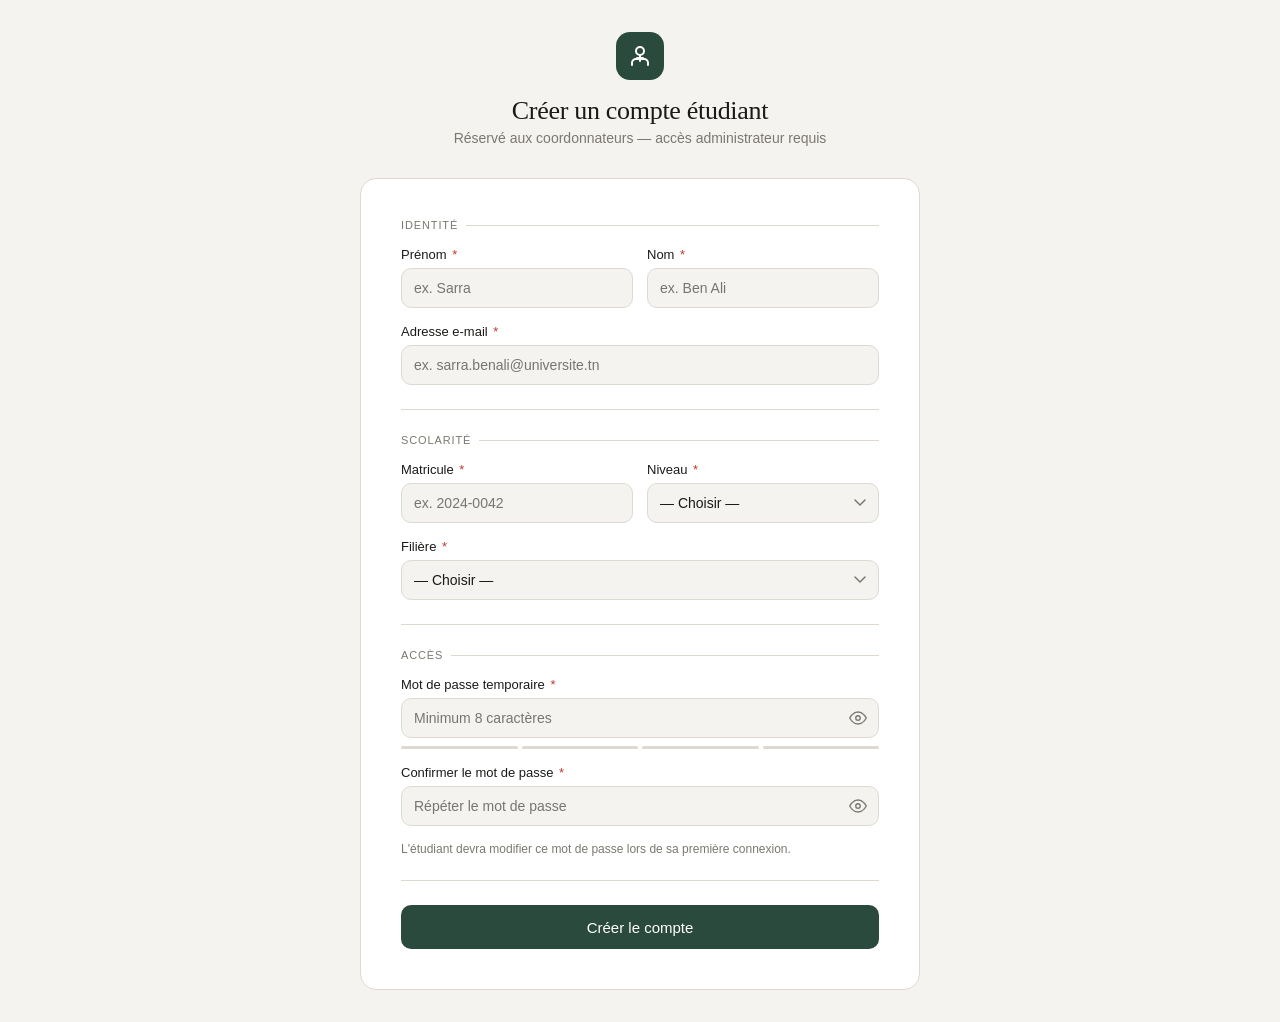
<file: back-end/index.html>
<!DOCTYPE html>
<html lang="fr">
  <head>
    <meta charset="UTF-8" />
    <meta name="viewport" content="width=device-width, initial-scale=1.0" />
    <title>Créer un compte étudiant</title>
    <link href="" rel="stylesheet" />
    <style>
      *,
      *::before,
      *::after {
        box-sizing: border-box;
        margin: 0;
        padding: 0;
      }

      :root {
        --bg: #f5f3ef;
        --surface: #ffffff;
        --border: #ddd9d0;
        --accent: #2a4a3e;
        --accent-light: #e8f0ee;
        --text: #1a1a18;
        --text-muted: #7a7870;
        --danger: #c0392b;
        --danger-light: #fdf0ef;
        --success-light: #e8f0ee;
        --radius: 10px;
        --transition: 0.18s ease;
      }

      body {
        font-family: "DM Sans", sans-serif;
        background: var(--bg);
        min-height: 100vh;
        display: flex;
        align-items: center;
        justify-content: center;
        padding: 2rem 1rem;
      }

      .page-wrapper {
        width: 100%;
        max-width: 560px;
      }

      .brand {
        text-align: center;
        margin-bottom: 2rem;
      }
      .brand-icon {
        width: 48px;
        height: 48px;
        background: var(--accent);
        border-radius: 14px;
        display: inline-flex;
        align-items: center;
        justify-content: center;
        margin-bottom: 1rem;
      }
      .brand-icon svg {
        width: 24px;
        height: 24px;
        fill: none;
        stroke: #fff;
        stroke-width: 2;
        stroke-linecap: round;
        stroke-linejoin: round;
      }
      .brand h1 {
        font-family: "DM Serif Display", serif;
        font-size: 26px;
        font-weight: 400;
        color: var(--text);
        letter-spacing: -0.3px;
      }
      .brand p {
        font-size: 14px;
        color: var(--text-muted);
        margin-top: 4px;
      }

      .card {
        background: var(--surface);
        border: 1px solid var(--border);
        border-radius: 16px;
        padding: 2.5rem;
      }

      .section-label {
        font-size: 11px;
        font-weight: 500;
        letter-spacing: 0.08em;
        text-transform: uppercase;
        color: var(--text-muted);
        margin-bottom: 1rem;
        display: flex;
        align-items: center;
        gap: 8px;
      }
      .section-label::after {
        content: "";
        flex: 1;
        height: 1px;
        background: var(--border);
      }

      .form-row {
        display: grid;
        grid-template-columns: 1fr 1fr;
        gap: 14px;
      }
      .form-group {
        margin-bottom: 16px;
      }

      label {
        display: block;
        font-size: 13px;
        font-weight: 500;
        color: var(--text);
        margin-bottom: 6px;
      }
      label span.req {
        color: var(--danger);
        margin-left: 2px;
      }

      input[type="text"],
      input[type="email"],
      input[type="password"],
      select {
        width: 100%;
        height: 40px;
        padding: 0 12px;
        font-size: 14px;
        font-family: "DM Sans", sans-serif;
        color: var(--text);
        background: var(--bg);
        border: 1px solid var(--border);
        border-radius: var(--radius);
        outline: none;
        transition: border-color var(--transition), background var(--transition),
          box-shadow var(--transition);
        appearance: none;
        -webkit-appearance: none;
      }
      select {
        background-image: url("data:image/svg+xml,%3Csvg xmlns='http://www.w3.org/2000/svg' width='12' height='8' viewBox='0 0 12 8'%3E%3Cpath d='M1 1l5 5 5-5' stroke='%237a7870' stroke-width='1.5' fill='none' stroke-linecap='round'/%3E%3C/svg%3E");
        background-repeat: no-repeat;
        background-position: right 12px center;
        padding-right: 32px;
      }
      input:focus,
      select:focus {
        border-color: var(--accent);
        background: #fff;
        box-shadow: 0 0 0 3px rgba(42, 74, 62, 0.1);
      }
      input.error-field,
      select.error-field {
        border-color: var(--danger);
        background: var(--danger-light);
      }
      input.error-field:focus,
      select.error-field:focus {
        box-shadow: 0 0 0 3px rgba(192, 57, 43, 0.1);
      }

      .error-msg {
        font-size: 12px;
        color: var(--danger);
        margin-top: 5px;
        display: none;
      }
      .error-msg.visible {
        display: block;
        animation: fadeIn 0.15s ease;
      }

      .divider {
        border: none;
        border-top: 1px solid var(--border);
        margin: 1.5rem 0;
      }

      .password-wrapper {
        position: relative;
      }
      .password-wrapper input {
        padding-right: 44px;
      }
      .toggle-pw {
        position: absolute;
        right: 12px;
        top: 50%;
        transform: translateY(-50%);
        background: none;
        border: none;
        cursor: pointer;
        color: var(--text-muted);
        display: flex;
        align-items: center;
        transition: color var(--transition);
      }
      .toggle-pw:hover {
        color: var(--text);
      }
      .toggle-pw svg {
        width: 18px;
        height: 18px;
        fill: none;
        stroke: currentColor;
        stroke-width: 1.8;
        stroke-linecap: round;
        stroke-linejoin: round;
      }

      .strength-bar {
        display: flex;
        gap: 4px;
        margin-top: 8px;
      }
      .strength-bar span {
        flex: 1;
        height: 3px;
        border-radius: 2px;
        background: var(--border);
        transition: background 0.3s ease;
      }
      .strength-bar span.weak {
        background: #e74c3c;
      }
      .strength-bar span.fair {
        background: #e67e22;
      }
      .strength-bar span.good {
        background: #27ae60;
      }
      .strength-bar span.strong {
        background: var(--accent);
      }
      .strength-label {
        font-size: 12px;
        color: var(--text-muted);
        margin-top: 4px;
      }
      .hint {
        font-size: 12px;
        color: var(--text-muted);
        margin-top: 5px;
      }

      .btn-submit {
        width: 100%;
        height: 44px;
        background: var(--accent);
        color: #fff;
        border: none;
        border-radius: var(--radius);
        font-size: 15px;
        font-family: "DM Sans", sans-serif;
        font-weight: 500;
        cursor: pointer;
        transition: background var(--transition), transform var(--transition);
        position: relative;
        overflow: hidden;
      }
      .btn-submit:hover {
        background: #1e3a2f;
      }
      .btn-submit:active {
        transform: scale(0.99);
      }
      .btn-submit.loading {
        pointer-events: none;
        background: #3d6b5c;
      }
      .btn-submit.loading::after {
        content: "";
        position: absolute;
        width: 18px;
        height: 18px;
        border: 2px solid rgba(255, 255, 255, 0.4);
        border-top-color: #fff;
        border-radius: 50%;
        top: 50%;
        left: 50%;
        transform: translate(-50%, -50%);
        animation: spin 0.6s linear infinite;
      }

      .alert {
        border-radius: var(--radius);
        padding: 14px 16px;
        margin-top: 16px;
        font-size: 13px;
        display: none;
        align-items: flex-start;
        gap: 10px;
        animation: fadeIn 0.3s ease;
      }
      .alert.visible {
        display: flex;
      }
      .alert svg {
        width: 18px;
        height: 18px;
        fill: none;
        stroke-width: 2;
        stroke-linecap: round;
        stroke-linejoin: round;
        flex-shrink: 0;
        margin-top: 1px;
      }
      .alert p {
        line-height: 1.5;
      }
      .alert p strong {
        font-weight: 500;
        display: block;
        margin-bottom: 2px;
      }

      .alert-success {
        background: var(--success-light);
        border: 1px solid rgba(42, 74, 62, 0.2);
        color: var(--accent);
      }
      .alert-success svg {
        stroke: var(--accent);
      }
      .alert-error {
        background: var(--danger-light);
        border: 1px solid rgba(192, 57, 43, 0.2);
        color: var(--danger);
      }
      .alert-error svg {
        stroke: var(--danger);
      }

      /* Liste des étudiants enregistrés */
      .students-section {
        margin-top: 2rem;
      }
      .students-section h3 {
        font-size: 15px;
        font-weight: 500;
        color: var(--text);
        margin-bottom: 1rem;
      }
      .student-table {
        width: 100%;
        border-collapse: collapse;
        font-size: 13px;
      }
      .student-table th {
        text-align: left;
        padding: 8px 12px;
        font-weight: 500;
        color: var(--text-muted);
        border-bottom: 1px solid var(--border);
        font-size: 12px;
        text-transform: uppercase;
        letter-spacing: 0.05em;
      }
      .student-table td {
        padding: 10px 12px;
        border-bottom: 1px solid var(--border);
        color: var(--text);
      }
      .student-table tr:last-child td {
        border-bottom: none;
      }
      .student-table tr:hover td {
        background: var(--bg);
      }
      .badge-niveau {
        display: inline-block;
        background: var(--accent-light);
        color: var(--accent);
        font-size: 11px;
        padding: 2px 8px;
        border-radius: 20px;
        font-weight: 500;
      }
      .empty-state {
        text-align: center;
        padding: 2rem;
        color: var(--text-muted);
        font-size: 13px;
      }

      @keyframes fadeIn {
        from {
          opacity: 0;
          transform: translateY(-4px);
        }
        to {
          opacity: 1;
          transform: translateY(0);
        }
      }
      @keyframes spin {
        to {
          transform: translate(-50%, -50%) rotate(360deg);
        }
      }

      @media (max-width: 480px) {
        .form-row {
          grid-template-columns: 1fr;
        }
        .card {
          padding: 1.5rem;
        }
      }
    </style>
  </head>
  <body>
    <div class="page-wrapper">
      <div class="brand">
        <div class="brand-icon">
          <svg viewBox="0 0 24 24">
            <path d="M20 21v-2a4 4 0 0 0-4-4H8a4 4 0 0 0-4 4v2" />
            <circle cx="12" cy="7" r="4" />
            <line x1="12" y1="11" x2="12" y2="17" />
            <line x1="9" y1="14" x2="15" y2="14" />
          </svg>
        </div>
        <h1>Créer un compte étudiant</h1>
        <p>Réservé aux coordonnateurs — accès administrateur requis</p>
      </div>

      <div class="card">
        <div class="section-label">Identité</div>

        <div class="form-row">
          <div class="form-group">
            <label for="prenom">Prénom <span class="req">*</span></label>
            <input
              type="text"
              id="prenom"
              name="prenom"
              placeholder="ex. Sarra"
              autocomplete="given-name"
            />
            <div class="error-msg" id="err-prenom">
              Veuillez saisir le prénom.
            </div>
          </div>
          <div class="form-group">
            <label for="nom">Nom <span class="req">*</span></label>
            <input
              type="text"
              id="nom"
              name="nom"
              placeholder="ex. Ben Ali"
              autocomplete="family-name"
            />
            <div class="error-msg" id="err-nom">Veuillez saisir le nom.</div>
          </div>
        </div>

        <div class="form-group">
          <label for="email">Adresse e-mail <span class="req">*</span></label>
          <input
            type="email"
            id="email"
            name="email"
            placeholder="ex. sarra.benali@universite.tn"
          />
          <div class="error-msg" id="err-email">Adresse e-mail invalide.</div>
        </div>

        <hr class="divider" />
        <div class="section-label">Scolarité</div>

        <div class="form-row">
          <div class="form-group">
            <label for="matricule">Matricule <span class="req">*</span></label>
            <input
              type="text"
              id="matricule"
              name="matricule"
              placeholder="ex. 2024-0042"
            />
            <div class="error-msg" id="err-matricule">Matricule requis.</div>
          </div>
          <div class="form-group">
            <label for="niveau">Niveau <span class="req">*</span></label>
            <select id="niveau" name="niveau">
              <option value="">— Choisir —</option>
              <option>Licence 1</option>
              <option>Licence 2</option>
              <option>Licence 3</option>
              <option>Master 1</option>
              <option>Master 2</option>
              <option>Doctorat</option>
            </select>
            <div class="error-msg" id="err-niveau">Niveau requis.</div>
          </div>
        </div>

        <div class="form-group">
          <label for="filiere">Filière <span class="req">*</span></label>
          <select id="filiere" name="filiere">
            <option value="">— Choisir —</option>
            <option>Informatique</option>
            <option>Mathématiques</option>
            <option>Physique</option>
            <option>Génie civil</option>
            <option>Gestion</option>
            <option>Droit</option>
            <option>Médecine</option>
            <option>Langues</option>
          </select>
          <div class="error-msg" id="err-filiere">Filière requise.</div>
        </div>

        <hr class="divider" />
        <div class="section-label">Accès</div>

        <div class="form-group">
          <label for="mdp"
            >Mot de passe temporaire <span class="req">*</span></label
          >
          <div class="password-wrapper">
            <input
              type="password"
              id="mdp"
              name="mdp"
              placeholder="Minimum 8 caractères"
              oninput="checkStrength(this.value)"
            />
            <button
              class="toggle-pw"
              type="button"
              onclick="togglePassword('mdp','eye1')"
              title="Afficher/masquer"
            >
              <svg id="eye1" viewBox="0 0 24 24">
                <path d="M1 12s4-8 11-8 11 8 11 8-4 8-11 8-11-8-11-8z" />
                <circle cx="12" cy="12" r="3" />
              </svg>
            </button>
          </div>
          <div class="strength-bar">
            <span id="s1"></span><span id="s2"></span><span id="s3"></span
            ><span id="s4"></span>
          </div>
          <div class="strength-label" id="strength-label"></div>
          <div class="error-msg" id="err-mdp">Minimum 8 caractères requis.</div>
        </div>

        <div class="form-group">
          <label for="mdp2"
            >Confirmer le mot de passe <span class="req">*</span></label
          >
          <div class="password-wrapper">
            <input
              type="password"
              id="mdp2"
              name="mdp2"
              placeholder="Répéter le mot de passe"
            />
            <button
              class="toggle-pw"
              type="button"
              onclick="togglePassword('mdp2','eye2')"
              title="Afficher/masquer"
            >
              <svg id="eye2" viewBox="0 0 24 24">
                <path d="M1 12s4-8 11-8 11 8 11 8-4 8-11 8-11-8-11-8z" />
                <circle cx="12" cy="12" r="3" />
              </svg>
            </button>
          </div>
          <div class="error-msg" id="err-mdp2">
            Les mots de passe ne correspondent pas.
          </div>
        </div>

        <p class="hint">
          L'étudiant devra modifier ce mot de passe lors de sa première
          connexion.
        </p>

        <hr class="divider" />

        <button
          class="btn-submit"
          id="btn-submit"
          type="button"
          onclick="soumettre()"
        >
          <span id="btn-label">Créer le compte</span>
        </button>

        <div class="alert alert-success" id="alert-success">
          <svg viewBox="0 0 24 24"><polyline points="20 6 9 17 4 12" /></svg>
          <p>
            <strong>Compte créé avec succès</strong
            ><span id="msg-success"></span>
          </p>
        </div>

        <div class="alert alert-error" id="alert-error">
          <svg viewBox="0 0 24 24">
            <circle cx="12" cy="12" r="10" />
            <line x1="12" y1="8" x2="12" y2="12" />
            <line x1="12" y1="16" x2="12.01" y2="16" />
          </svg>
          <p><strong>Erreur</strong><span id="msg-error"></span></p>
        </div>
      </div>

      <!-- Liste des étudiants enregistrés -->
      <div
        class="card students-section"
        id="students-card"
        style="margin-top: 1.5rem; display: none"
      >
        <div class="section-label">Étudiants enregistrés</div>
        <table class="student-table">
          <thead>
            <tr>
              <th>Nom complet</th>
              <th>E-mail</th>
              <th>Matricule</th>
              <th>Niveau</th>
            </tr>
          </thead>
          <tbody id="students-body"></tbody>
        </table>
      </div>
    </div>

    <script>
      const students = [];

      function val(id) {
        return document.getElementById(id).value.trim();
      }

      function showError(fieldId, errId, show, msg) {
        const field = document.getElementById(fieldId);
        const err = document.getElementById(errId);
        if (msg) err.textContent = msg;
        field.classList.toggle("error-field", show);
        err.classList.toggle("visible", show);
        return show;
      }

      function checkStrength(v) {
        const bars = ["s1", "s2", "s3", "s4"].map((id) =>
          document.getElementById(id)
        );
        const label = document.getElementById("strength-label");
        const levels = [
          { cls: "weak", text: "Très faible" },
          { cls: "fair", text: "Faible" },
          { cls: "good", text: "Bon" },
          { cls: "strong", text: "Très fort" },
        ];
        let score = 0;
        if (v.length >= 8) score++;
        if (/[A-Z]/.test(v)) score++;
        if (/[0-9]/.test(v)) score++;
        if (/[^A-Za-z0-9]/.test(v)) score++;

        bars.forEach((b, i) => {
          b.className = "";
          if (v.length > 0 && i < score) b.classList.add(levels[score - 1].cls);
        });
        label.textContent = v.length > 0 ? levels[score - 1].text : "";
      }

      function togglePassword(inputId, iconId) {
        const input = document.getElementById(inputId);
        const icon = document.getElementById(iconId);
        if (input.type === "password") {
          input.type = "text";
          icon.innerHTML =
            '<path d="M17.94 17.94A10.07 10.07 0 0 1 12 20c-7 0-11-8-11-8a18.45 18.45 0 0 1 5.06-5.94"/><path d="M9.9 4.24A9.12 9.12 0 0 1 12 4c7 0 11 8 11 8a18.5 18.5 0 0 1-2.16 3.19"/><line x1="1" y1="1" x2="23" y2="23"/>';
        } else {
          input.type = "password";
          icon.innerHTML =
            '<path d="M1 12s4-8 11-8 11 8 11 8-4 8-11 8-11-8-11-8z"/><circle cx="12" cy="12" r="3"/>';
        }
      }

      function resetAlerts() {
        document.getElementById("alert-success").classList.remove("visible");
        document.getElementById("alert-error").classList.remove("visible");
      }

      function soumettre() {
        resetAlerts();
        let hasError = false;

        const checks = [
          { f: "prenom", e: "err-prenom", fn: (v) => v.length > 0 },
          { f: "nom", e: "err-nom", fn: (v) => v.length > 0 },
          {
            f: "email",
            e: "err-email",
            fn: (v) => /^[^\s@]+@[^\s@]+\.[^\s@]+$/.test(v),
          },
          { f: "matricule", e: "err-matricule", fn: (v) => v.length > 0 },
          { f: "niveau", e: "err-niveau", fn: (v) => v.length > 0 },
          { f: "filiere", e: "err-filiere", fn: (v) => v.length > 0 },
          { f: "mdp", e: "err-mdp", fn: (v) => v.length >= 8 },
        ];

        checks.forEach(({ f, e, fn }) => {
          if (showError(f, e, !fn(val(f)))) hasError = true;
        });

        const mdp = document.getElementById("mdp").value;
        const mdp2 = document.getElementById("mdp2").value;
        if (showError("mdp2", "err-mdp2", mdp !== mdp2 || mdp2.length === 0))
          hasError = true;

        if (hasError) return;

        // Bouton en état chargement
        const btn = document.getElementById("btn-submit");
        const label = document.getElementById("btn-label");
        btn.classList.add("loading");
        label.style.visibility = "hidden";

        // Préparer les données FormData pour l'envoi PHP
        const formData = new FormData();
        formData.append("prenom", val("prenom"));
        formData.append("nom", val("nom"));
        formData.append("email", val("email"));
        formData.append("matricule", val("matricule"));
        formData.append("niveau", val("niveau"));
        formData.append("filiere", val("filiere"));
        formData.append("mdp", mdp);
        formData.append("mdp2", mdp2);

        fetch("save_etudiant.php", {
          method: "POST",
          body: formData,
        })
          .then((res) => res.json())
          .then((data) => {
            btn.classList.remove("loading");
            label.style.visibility = "visible";

            if (data.success) {
              // Succès : afficher message et ajouter à la liste locale
              document.getElementById(
                "msg-success"
              ).textContent = ` — ${data.etudiant.prenom} ${data.etudiant.nom} (${data.etudiant.matricule}) a bien été enregistré.`;
              document.getElementById("alert-success").classList.add("visible");

              students.push(data.etudiant);
              renderStudents();

              // Réinitialiser le formulaire
              [
                "prenom",
                "nom",
                "email",
                "matricule",
                "niveau",
                "filiere",
                "mdp",
                "mdp2",
              ].forEach((id) => {
                const el = document.getElementById(id);
                el.value = "";
                el.classList.remove("error-field");
              });
              checkStrength("");
            } else {
              // Erreurs serveur (doublons, validation)
              if (data.errors) {
                Object.entries(data.errors).forEach(([field, msg]) => {
                  showError(field, "err-" + field, true, msg);
                });
              }
              const errMsg =
                data.message || "Veuillez corriger les erreurs ci-dessus.";
              document.getElementById("msg-error").textContent = " — " + errMsg;
              document.getElementById("alert-error").classList.add("visible");
            }
          })
          .catch(() => {
            btn.classList.remove("loading");
            label.style.visibility = "visible";
            document.getElementById("msg-error").textContent =
              " — Impossible de joindre le serveur. Vérifiez votre connexion.";
            document.getElementById("alert-error").classList.add("visible");
          });
      }

      function renderStudents() {
        const card = document.getElementById("students-card");
        const body = document.getElementById("students-body");
        if (students.length === 0) {
          card.style.display = "none";
          return;
        }
        card.style.display = "block";
        body.innerHTML = students
          .map(
            (s) => `
      <tr>
        <td>${s.prenom} ${s.nom}</td>
        <td style="color:var(--text-muted)">${s.email}</td>
        <td>${s.matricule}</td>
        <td><span class="badge-niveau">${s.niveau}</span></td>
      </tr>
    `
          )
          .join("");
      }
    </script>
  </body>
</html>
</file>
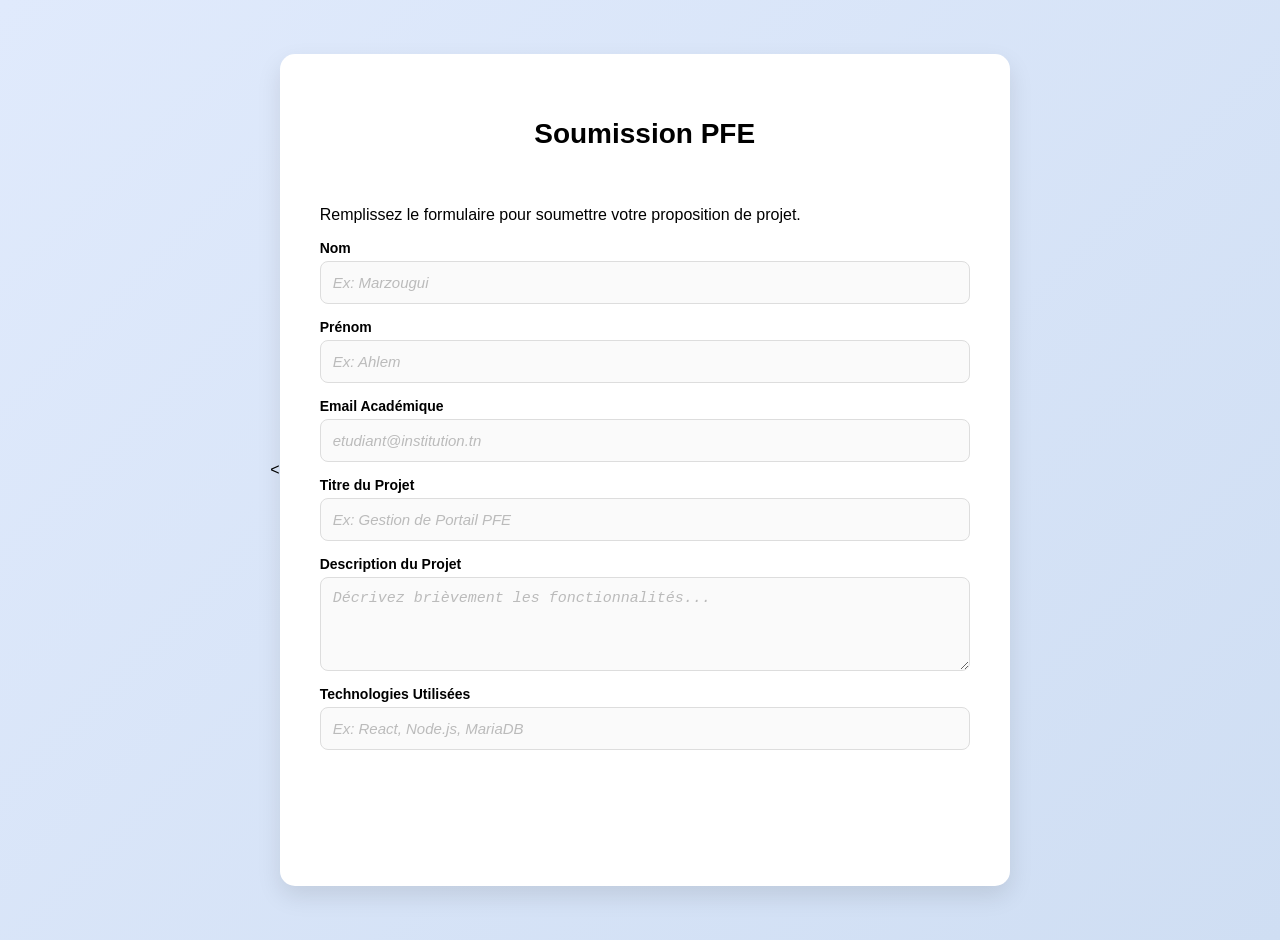
<file: front-end/index.html>
<<!DOCTYPE html>
<html lang="fr">
  <head>
    <meta charset="UTF-8" />
    <meta name="viewport" content="width=device-width, initial-scale=1.0" />
    <title>Portail PFE | Soumission</title>
    <link rel="stylesheet" href="style.css" />
  </head>
  <body>
    <div class="container">
      <h2>Soumission PFE</h2>
      <p class="subtitle">
        Remplissez le formulaire pour soumettre votre proposition de projet.
      </p>

      <form action="../backend/submit.php" method="POST">
        <div class="form-row">
          <div class="form-group">
            <label>Nom</label>
            <input
              type="text"
              name="nom"
              placeholder="Ex: Marzougui"
              required
            />
          </div>
          <div class="form-group">
            <label>Prénom</label>
            <input type="text" name="prenom" placeholder="Ex: Ahlem" required />
          </div>
        </div>

        <div class="form-group">
          <label>Email Académique</label>
          <input
            type="email"
            name="email"
            placeholder="etudiant@institution.tn"
            required
          />
        </div>

        <div class="form-group">
          <label>Titre du Projet</label>
          <input
            type="text"
            name="titre_projet"
            placeholder="Ex: Gestion de Portail PFE"
            required
          />
        </div>

        <div class="form-group">
          <label>Description du Projet</label>
          <textarea
            name="description"
            rows="4"
            placeholder="Décrivez brièvement les fonctionnalités..."
          ></textarea>
        </div>

        <div class="form-group">
          <label>Technologies Utilisées</label>
          <input
            type="text"
            name="technologies"
            placeholder="Ex: React, Node.js, MariaDB"
          />
        </div>

        <button type="submit" class="btn-submit">
          Soumettre la Proposition
        </button>
      </form>
    </div>
  </body>
</html>
</file>
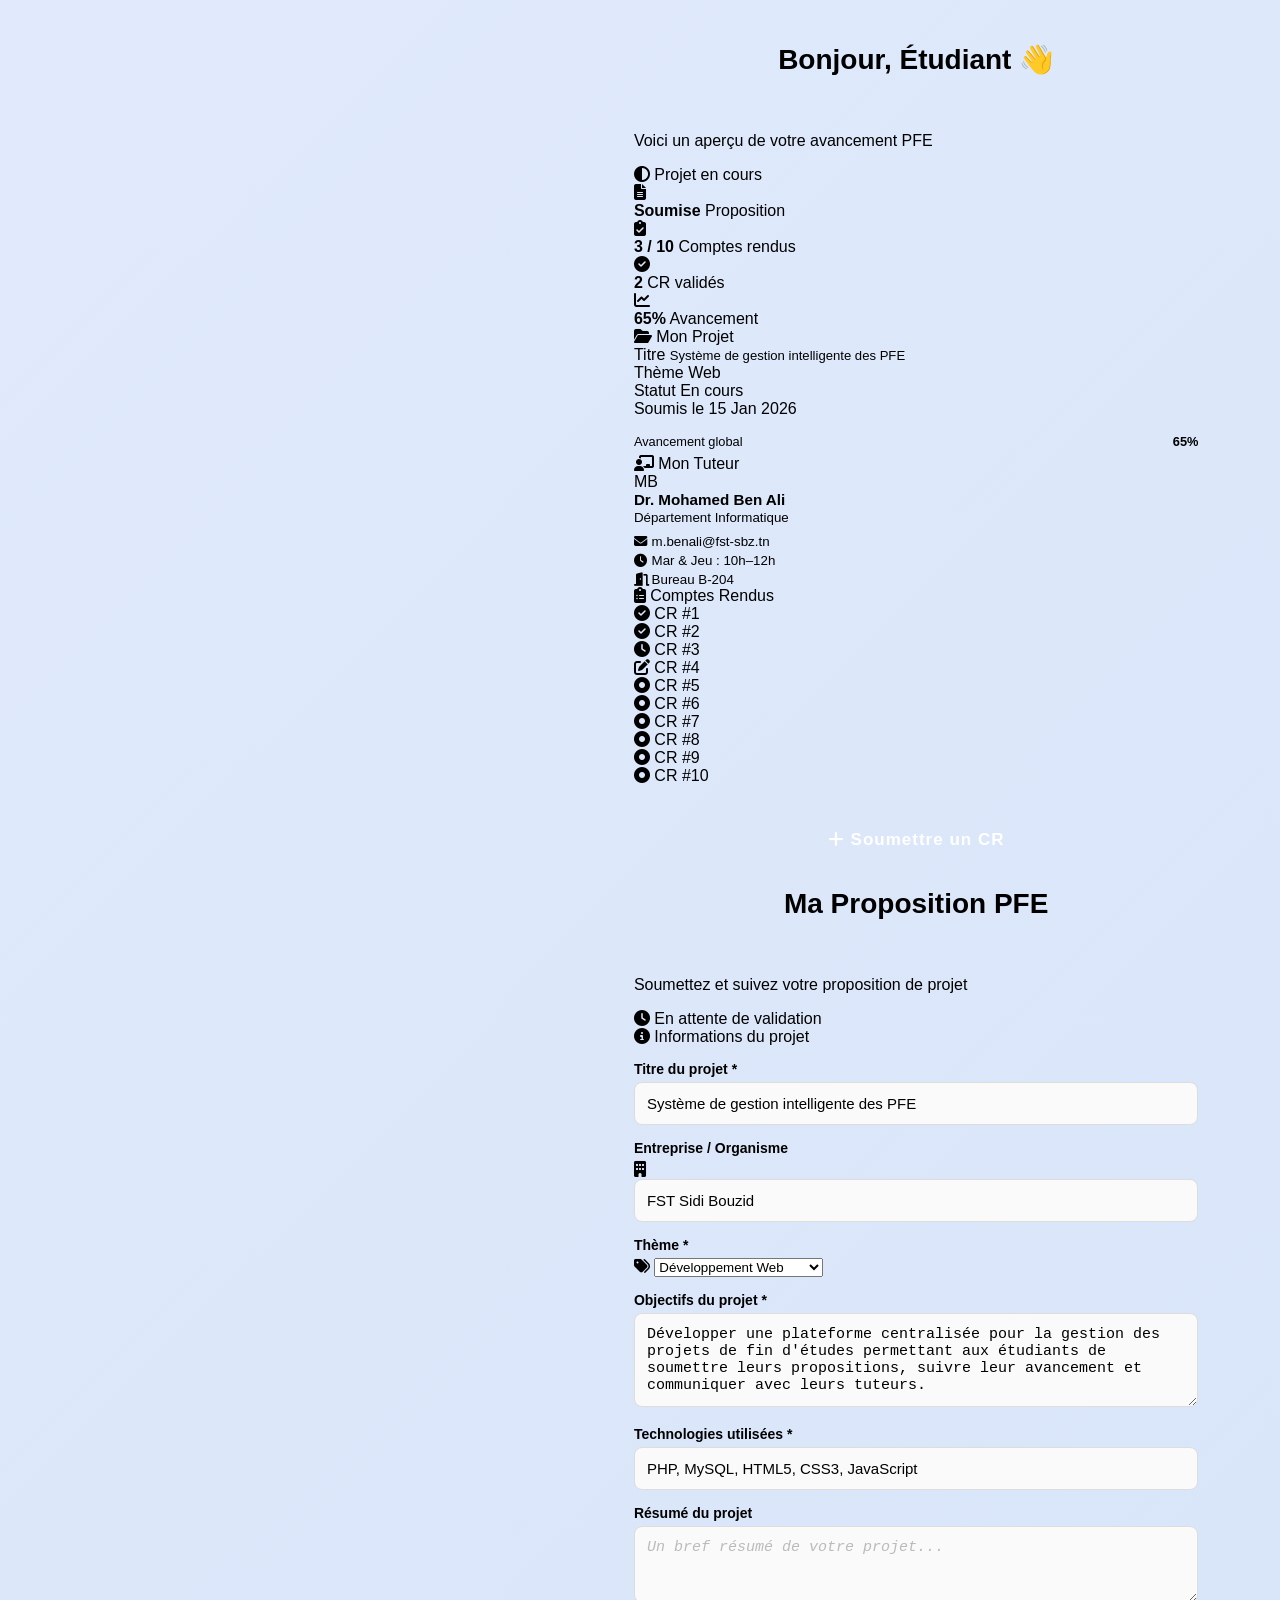
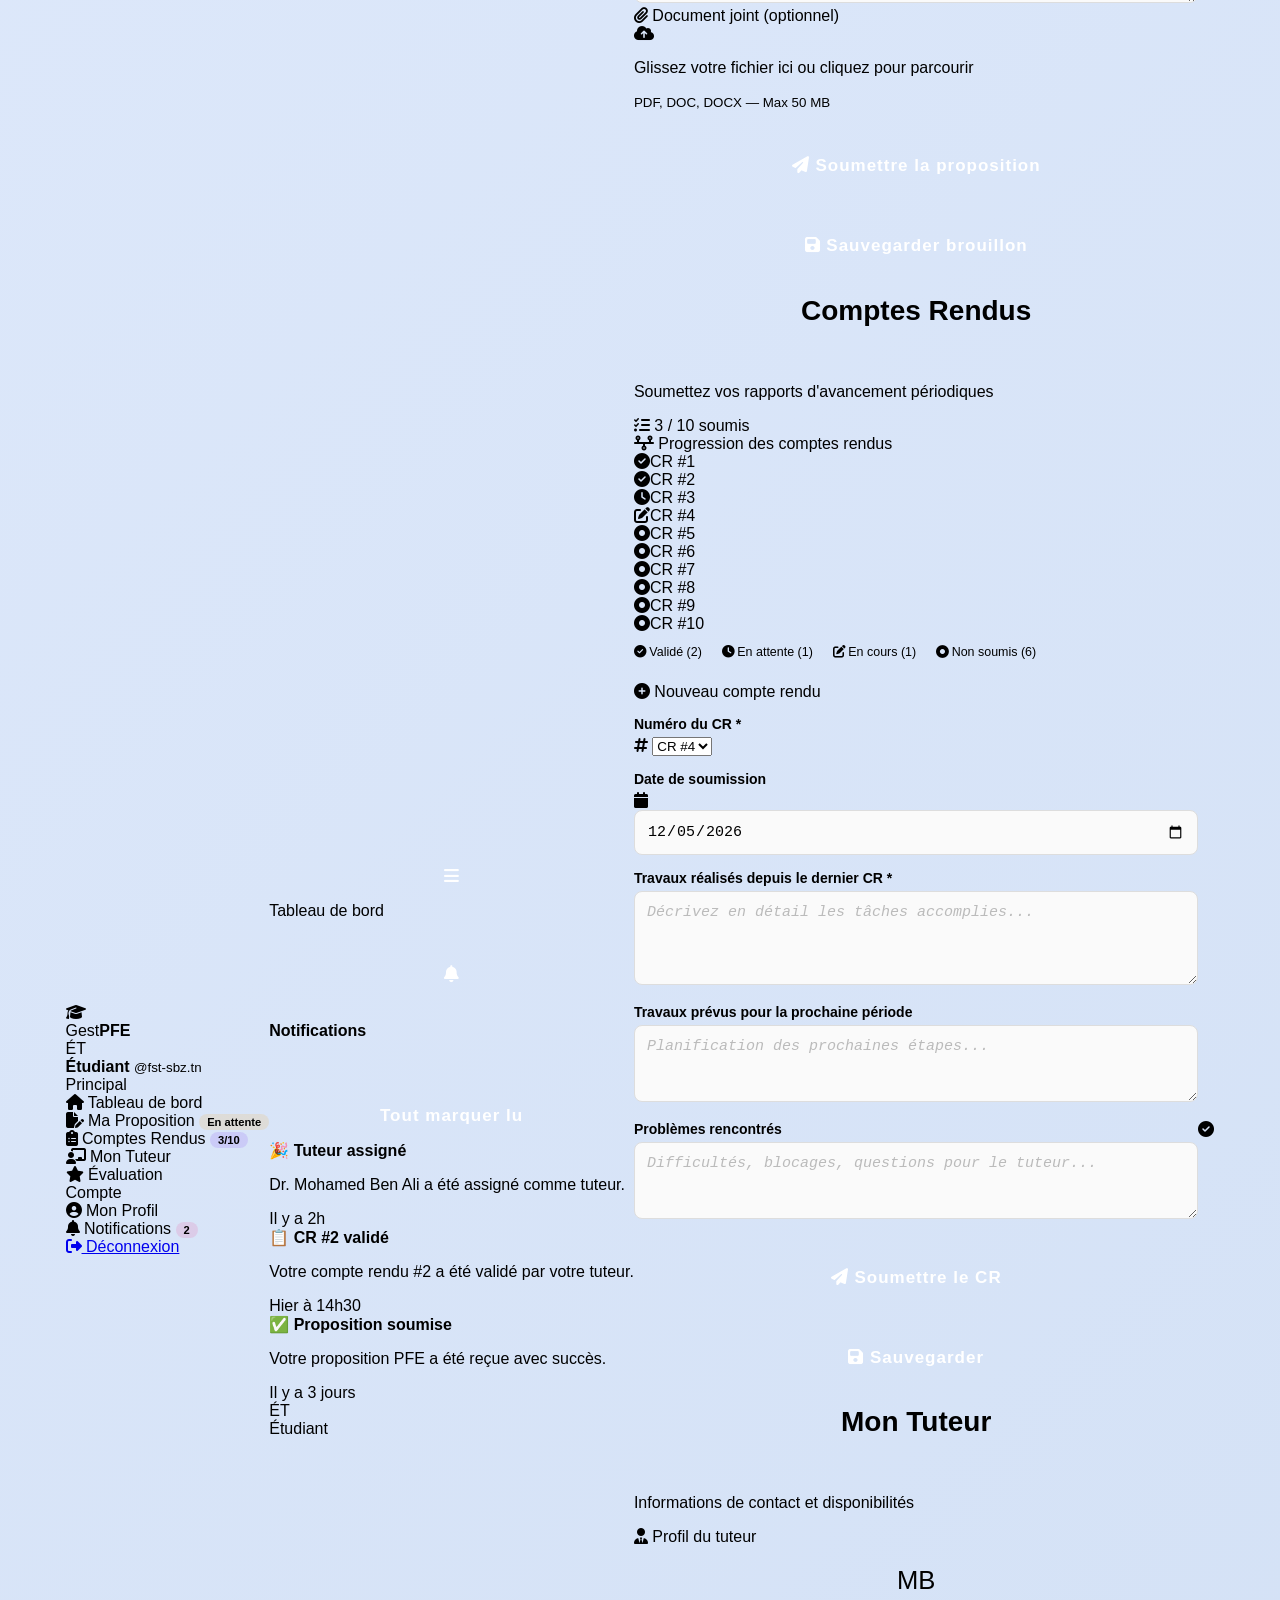
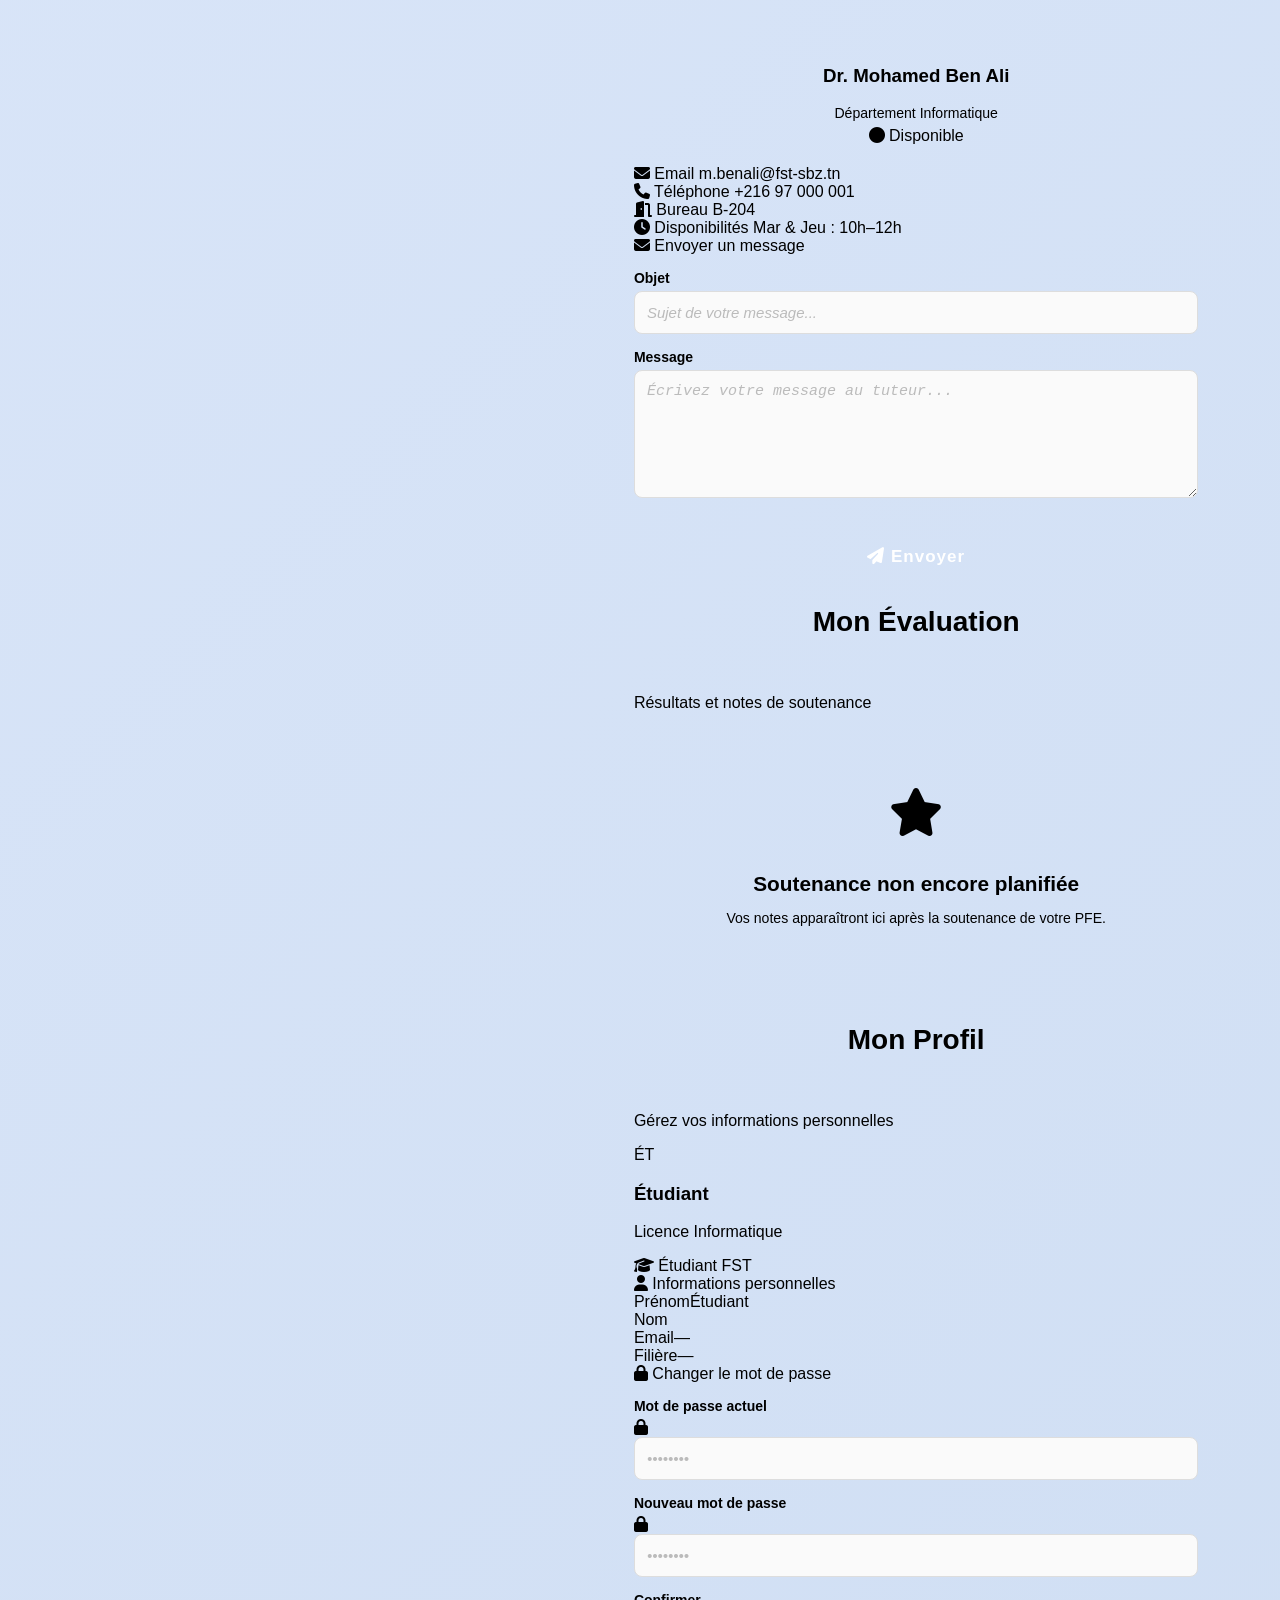
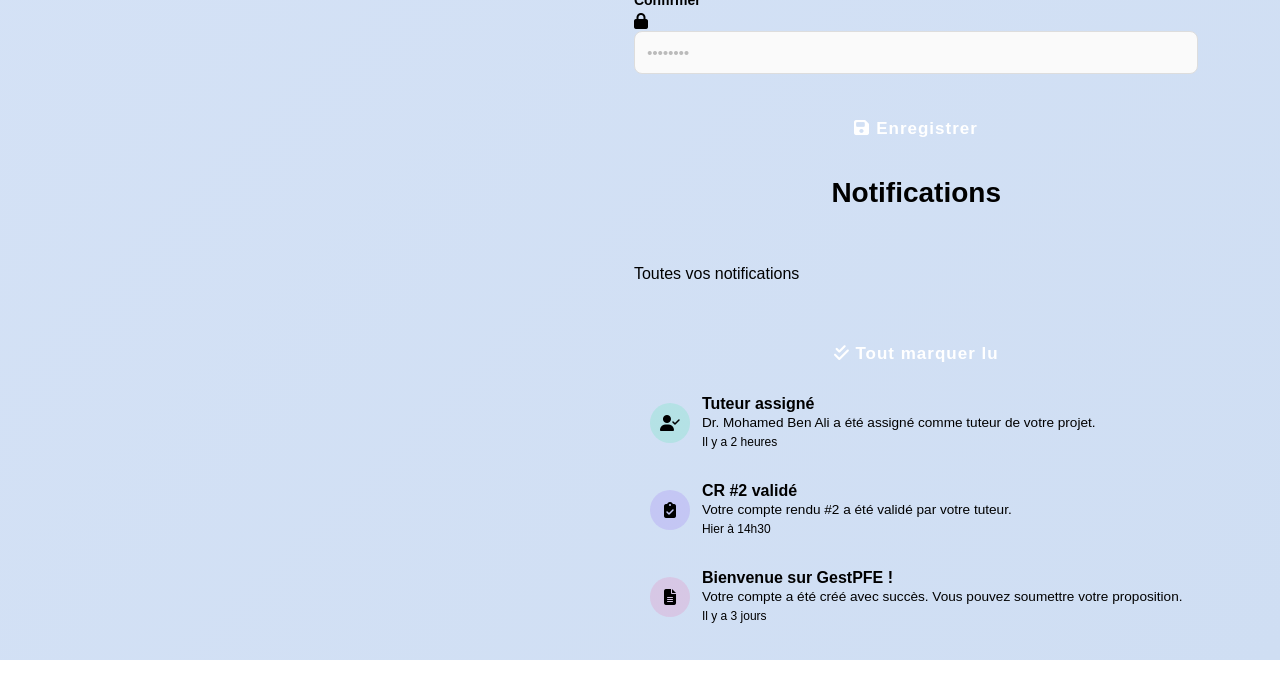
<file: front-end/dashboard.html>
<!DOCTYPE html>
<html lang="fr">
<head>
  <meta charset="UTF-8">
  <meta name="viewport" content="width=device-width, initial-scale=1.0">
  <title>GestPFE — Tableau de Bord</title>
  <link rel="stylesheet" href="style.css">
  <link href="https://fonts.googleapis.com/css2?family=Syne:wght@400;600;700;800&family=Outfit:wght@300;400;500;600&display=swap" rel="stylesheet">
  <link rel="stylesheet" href="https://cdnjs.cloudflare.com/ajax/libs/font-awesome/6.5.0/css/all.min.css">
</head>
<body class="dashboard-page">

  <!-- Background orbs -->
  <div class="orb orb-1" style="opacity:0.08"></div>
  <div class="orb orb-2" style="opacity:0.08"></div>

  <!-- ══════════════════════════════════════════════════
       SIDEBAR
  ══════════════════════════════════════════════════ -->
  <aside class="sidebar" id="sidebar">

    <div class="sidebar-header">
      <div class="sidebar-logo">
        <div class="logo-icon"><i class="fas fa-graduation-cap"></i></div>
        <span>Gest<strong>PFE</strong></span>
      </div>
      <div class="sidebar-user">
        <div class="sidebar-avatar" id="sidebar-initials">ET</div>
        <div class="sidebar-user-info">
          <strong id="sidebar-name">Étudiant</strong>
          <small id="sidebar-email">@fst-sbz.tn</small>
        </div>
      </div>
    </div>

    <nav class="sidebar-nav">
      <div class="sidebar-section">
        <div class="sidebar-section-label">Principal</div>

        <div class="sidebar-link active" data-page="accueil">
          <i class="fas fa-house"></i> Tableau de bord
        </div>
        <div class="sidebar-link" data-page="proposition">
          <i class="fas fa-file-pen"></i> Ma Proposition
          <span class="sidebar-badge badge-warning" style="background:rgba(245,166,35,0.15);color:var(--warning);padding:2px 8px;border-radius:50px;font-size:0.7rem;font-weight:700;">En attente</span>
        </div>
        <div class="sidebar-link" data-page="comptes-rendus">
          <i class="fas fa-clipboard-list"></i> Comptes Rendus
          <span class="sidebar-badge" style="background:rgba(124,58,237,0.15);color:var(--violet-mid);padding:2px 8px;border-radius:50px;font-size:0.7rem;font-weight:700;">3/10</span>
        </div>
        <div class="sidebar-link" data-page="tuteur">
          <i class="fas fa-chalkboard-teacher"></i> Mon Tuteur
        </div>
        <div class="sidebar-link" data-page="evaluation">
          <i class="fas fa-star"></i> Évaluation
        </div>
      </div>

      <div class="sidebar-section">
        <div class="sidebar-section-label">Compte</div>
        <div class="sidebar-link" data-page="profil">
          <i class="fas fa-user-circle"></i> Mon Profil
        </div>
        <div class="sidebar-link" data-page="notifications">
          <i class="fas fa-bell"></i> Notifications
          <span class="sidebar-badge" style="background:rgba(244,63,138,0.15);color:var(--rose-light);padding:2px 8px;border-radius:50px;font-size:0.7rem;font-weight:700;">2</span>
        </div>
      </div>
    </nav>

    <div class="sidebar-footer">
      <a href="login.html" class="sidebar-link" onclick="handleLogout()">
        <i class="fas fa-right-from-bracket"></i> Déconnexion
      </a>
    </div>
  </aside>

  <!-- ══════════════════════════════════════════════════
       TOPBAR
  ══════════════════════════════════════════════════ -->
  <header class="topbar">
    <button class="topbar-toggle" onclick="toggleSidebar()">
      <i class="fas fa-bars"></i>
    </button>
    <div class="topbar-title" id="page-title">Tableau de bord</div>
    <div class="topbar-actions" style="position:relative">
      <button class="notif-btn" id="notif-btn" onclick="toggleNotifications()">
        <i class="fas fa-bell"></i>
        <span class="notif-dot"></span>
      </button>

      <!-- Notifications Panel -->
      <div class="notif-panel" id="notif-panel">
        <div class="notif-panel-header">
          <h4>Notifications</h4>
          <button onclick="markAllRead()">Tout marquer lu</button>
        </div>
        <div class="notif-list">
          <div class="notif-item unread">
            <strong>🎉 Tuteur assigné</strong>
            <p>Dr. Mohamed Ben Ali a été assigné comme tuteur.</p>
            <time>Il y a 2h</time>
          </div>
          <div class="notif-item unread">
            <strong>📋 CR #2 validé</strong>
            <p>Votre compte rendu #2 a été validé par votre tuteur.</p>
            <time>Hier à 14h30</time>
          </div>
          <div class="notif-item">
            <strong>✅ Proposition soumise</strong>
            <p>Votre proposition PFE a été reçue avec succès.</p>
            <time>Il y a 3 jours</time>
          </div>
        </div>
      </div>

      <div class="topbar-user">
        <div class="topbar-user-avatar">ET</div>
        <span id="topbar-name">Étudiant</span>
      </div>
    </div>
  </header>

  <!-- ══════════════════════════════════════════════════
       MAIN CONTENT
  ══════════════════════════════════════════════════ -->
  <main class="main-content">

    <!-- ── PAGE: ACCUEIL ─────────────────────────────── -->
    <div class="page" id="page-accueil">
      <div class="page-header">
        <div>
          <h2>Bonjour, <span id="welcome-name">Étudiant</span> 👋</h2>
          <p>Voici un aperçu de votre avancement PFE</p>
        </div>
        <span class="badge badge-warning"><i class="fas fa-circle-half-stroke"></i> Projet en cours</span>
      </div>

      <!-- Stats -->
      <div class="stats-grid">
        <div class="stat-card">
          <div class="stat-icon si-violet"><i class="fas fa-file-alt"></i></div>
          <div class="stat-info">
            <strong>Soumise</strong>
            <span>Proposition</span>
          </div>
        </div>
        <div class="stat-card">
          <div class="stat-icon si-rose"><i class="fas fa-clipboard-check"></i></div>
          <div class="stat-info">
            <strong>3 / 10</strong>
            <span>Comptes rendus</span>
          </div>
        </div>
        <div class="stat-card">
          <div class="stat-icon si-green"><i class="fas fa-check-circle"></i></div>
          <div class="stat-info">
            <strong>2</strong>
            <span>CR validés</span>
          </div>
        </div>
        <div class="stat-card">
          <div class="stat-icon si-blue"><i class="fas fa-chart-line"></i></div>
          <div class="stat-info">
            <strong>65%</strong>
            <span>Avancement</span>
          </div>
        </div>
      </div>

      <!-- Info grid -->
      <div class="info-grid">
        <!-- Projet -->
        <div class="card">
          <div class="section-title"><i class="fas fa-folder-open"></i> Mon Projet</div>
          <div class="info-row">
            <span class="label">Titre</span>
            <span class="value" style="font-size:0.82rem;max-width:55%;text-align:right">
              Système de gestion intelligente des PFE
            </span>
          </div>
          <div class="info-row">
            <span class="label">Thème</span>
            <span class="badge badge-violet">Web</span>
          </div>
          <div class="info-row">
            <span class="label">Statut</span>
            <span class="badge badge-warning">En cours</span>
          </div>
          <div class="info-row">
            <span class="label">Soumis le</span>
            <span class="value">15 Jan 2026</span>
          </div>
          <div style="margin-top:16px">
            <div style="display:flex;justify-content:space-between;font-size:0.8rem;color:var(--text-muted);margin-bottom:6px">
              <span>Avancement global</span><span style="color:var(--violet-mid);font-weight:700">65%</span>
            </div>
            <div class="progress-bar"><div class="progress-fill" style="width:65%"></div></div>
          </div>
        </div>

        <!-- Tuteur -->
        <div class="card">
          <div class="section-title"><i class="fas fa-chalkboard-teacher"></i> Mon Tuteur</div>
          <div class="tuteur-card">
            <div class="tuteur-avatar">MB</div>
            <div>
              <strong style="display:block;font-size:0.95rem">Dr. Mohamed Ben Ali</strong>
              <small style="color:var(--text-muted)">Département Informatique</small>
              <div style="margin-top:8px;display:flex;flex-direction:column;gap:4px">
                <small style="color:var(--text-muted)"><i class="fas fa-envelope" style="color:var(--violet-mid);width:14px"></i> m.benali@fst-sbz.tn</small>
                <small style="color:var(--text-muted)"><i class="fas fa-clock" style="color:var(--violet-mid);width:14px"></i> Mar & Jeu : 10h–12h</small>
                <small style="color:var(--text-muted)"><i class="fas fa-door-open" style="color:var(--violet-mid);width:14px"></i> Bureau B-204</small>
              </div>
            </div>
          </div>
        </div>
      </div>

      <!-- CR timeline preview -->
      <div class="card">
        <div class="section-title"><i class="fas fa-clipboard-list"></i> Comptes Rendus</div>
        <div class="cr-grid">
          <div class="cr-item done">
            <i class="fas fa-check-circle"></i>
            <span>CR #1</span>
          </div>
          <div class="cr-item done">
            <i class="fas fa-check-circle"></i>
            <span>CR #2</span>
          </div>
          <div class="cr-item pending">
            <i class="fas fa-clock"></i>
            <span>CR #3</span>
          </div>
          <div class="cr-item active">
            <i class="fas fa-pen-to-square"></i>
            <span>CR #4</span>
          </div>
          <div class="cr-item">
            <i class="fas fa-circle-dot"></i>
            <span>CR #5</span>
          </div>
          <div class="cr-item">
            <i class="fas fa-circle-dot"></i>
            <span>CR #6</span>
          </div>
          <div class="cr-item">
            <i class="fas fa-circle-dot"></i>
            <span>CR #7</span>
          </div>
          <div class="cr-item">
            <i class="fas fa-circle-dot"></i>
            <span>CR #8</span>
          </div>
          <div class="cr-item">
            <i class="fas fa-circle-dot"></i>
            <span>CR #9</span>
          </div>
          <div class="cr-item">
            <i class="fas fa-circle-dot"></i>
            <span>CR #10</span>
          </div>
        </div>
        <button class="btn btn-primary btn-sm" onclick="navigateTo('comptes-rendus','Comptes Rendus')">
          <i class="fas fa-plus"></i> Soumettre un CR
        </button>
      </div>
    </div>

    <!-- ── PAGE: PROPOSITION ─────────────────────────── -->
    <div class="page hidden" id="page-proposition">
      <div class="page-header">
        <div>
          <h2>Ma Proposition PFE</h2>
          <p>Soumettez et suivez votre proposition de projet</p>
        </div>
        <span class="badge badge-warning"><i class="fas fa-clock"></i> En attente de validation</span>
      </div>

      <div class="form-section">
        <div class="form-section-title"><i class="fas fa-info-circle"></i> Informations du projet</div>
        <div class="form-group">
          <label>Titre du projet *</label>
          <input class="form-control" type="text" id="prop-titre"
                 placeholder="Ex: Application web de gestion des stocks"
                 value="Système de gestion intelligente des PFE">
        </div>
        <div class="form-row">
          <div class="form-group">
            <label>Entreprise / Organisme</label>
            <div class="input-icon">
              <i class="fas fa-building"></i>
              <input class="form-control" type="text" id="prop-entreprise"
                     placeholder="Nom de l'entreprise (optionnel)" value="FST Sidi Bouzid">
            </div>
          </div>
          <div class="form-group">
            <label>Thème *</label>
            <div class="input-icon">
              <i class="fas fa-tags"></i>
              <select class="form-control" id="prop-theme">
                <option value="">Choisir un thème...</option>
                <option value="ia">Intelligence Artificielle</option>
                <option value="web" selected>Développement Web</option>
                <option value="mobile">Application Mobile</option>
                <option value="reseau">Réseaux & Sécurité</option>
                <option value="data">Data Science & Big Data</option>
                <option value="agro">Agro-alimentaire</option>
                <option value="autre">Autre</option>
              </select>
            </div>
          </div>
        </div>
        <div class="form-group">
          <label>Objectifs du projet *</label>
          <textarea class="form-control" id="prop-objectifs" rows="4"
                    placeholder="Décrivez les objectifs principaux du projet...">Développer une plateforme centralisée pour la gestion des projets de fin d'études permettant aux étudiants de soumettre leurs propositions, suivre leur avancement et communiquer avec leurs tuteurs.</textarea>
        </div>
        <div class="form-group">
          <label>Technologies utilisées *</label>
          <input class="form-control" type="text" id="prop-tech"
                 placeholder="PHP, MySQL, HTML/CSS, JavaScript..."
                 value="PHP, MySQL, HTML5, CSS3, JavaScript">
        </div>
        <div class="form-group">
          <label>Résumé du projet</label>
          <textarea class="form-control" id="prop-resume" rows="3"
                    placeholder="Un bref résumé de votre projet..."></textarea>
        </div>
      </div>

      <div class="form-section">
        <div class="form-section-title"><i class="fas fa-paperclip"></i> Document joint (optionnel)</div>
        <div class="file-upload-area" onclick="document.getElementById('prop-file').click()">
          <i class="fas fa-cloud-arrow-up"></i>
          <p>Glissez votre fichier ici ou cliquez pour parcourir</p>
          <small>PDF, DOC, DOCX — Max 50 MB</small>
          <input type="file" id="prop-file" style="display:none" accept=".pdf,.doc,.docx" onchange="handleFileSelect(this)">
        </div>
      </div>

      <div class="form-actions">
        <button class="btn btn-primary" onclick="submitProposition()">
          <i class="fas fa-paper-plane"></i> Soumettre la proposition
        </button>
        <button class="btn btn-ghost" onclick="saveDraft()">
          <i class="fas fa-floppy-disk"></i> Sauvegarder brouillon
        </button>
      </div>
    </div>

    <!-- ── PAGE: COMPTES RENDUS ──────────────────────── -->
    <div class="page hidden" id="page-comptes-rendus">
      <div class="page-header">
        <div>
          <h2>Comptes Rendus</h2>
          <p>Soumettez vos rapports d'avancement périodiques</p>
        </div>
        <span class="badge badge-violet"><i class="fas fa-list-check"></i> 3 / 10 soumis</span>
      </div>

      <!-- CR Status grid -->
      <div class="card" style="margin-bottom:24px">
        <div class="section-title"><i class="fas fa-timeline"></i> Progression des comptes rendus</div>
        <div class="cr-grid">
          <div class="cr-item done"><i class="fas fa-check-circle"></i><span>CR #1</span></div>
          <div class="cr-item done"><i class="fas fa-check-circle"></i><span>CR #2</span></div>
          <div class="cr-item pending"><i class="fas fa-clock"></i><span>CR #3</span></div>
          <div class="cr-item active"><i class="fas fa-pen-to-square"></i><span>CR #4</span></div>
          <div class="cr-item"><i class="fas fa-circle-dot"></i><span>CR #5</span></div>
          <div class="cr-item"><i class="fas fa-circle-dot"></i><span>CR #6</span></div>
          <div class="cr-item"><i class="fas fa-circle-dot"></i><span>CR #7</span></div>
          <div class="cr-item"><i class="fas fa-circle-dot"></i><span>CR #8</span></div>
          <div class="cr-item"><i class="fas fa-circle-dot"></i><span>CR #9</span></div>
          <div class="cr-item"><i class="fas fa-circle-dot"></i><span>CR #10</span></div>
        </div>
        <div style="display:flex;gap:20px;margin-top:12px;font-size:0.78rem;color:var(--text-muted)">
          <span><i class="fas fa-check-circle" style="color:var(--success)"></i> Validé (2)</span>
          <span><i class="fas fa-clock" style="color:var(--warning)"></i> En attente (1)</span>
          <span><i class="fas fa-pen-to-square" style="color:var(--violet-mid)"></i> En cours (1)</span>
          <span><i class="fas fa-circle-dot" style="color:var(--border)"></i> Non soumis (6)</span>
        </div>
      </div>

      <!-- Submit new CR -->
      <div class="form-section">
        <div class="form-section-title"><i class="fas fa-plus-circle"></i> Nouveau compte rendu</div>

        <div class="form-row">
          <div class="form-group">
            <label>Numéro du CR *</label>
            <div class="input-icon">
              <i class="fas fa-hashtag"></i>
              <select class="form-control" id="cr-numero">
                <option value="4" selected>CR #4</option>
                <option value="5">CR #5</option>
                <option value="6">CR #6</option>
              </select>
            </div>
          </div>
          <div class="form-group">
            <label>Date de soumission</label>
            <div class="input-icon">
              <i class="fas fa-calendar"></i>
              <input class="form-control" type="date" id="cr-date">
            </div>
          </div>
        </div>

        <div class="form-group">
          <label>Travaux réalisés depuis le dernier CR *</label>
          <textarea class="form-control" id="cr-travaux" rows="4"
                    placeholder="Décrivez en détail les tâches accomplies..."></textarea>
        </div>

        <div class="form-group">
          <label>Travaux prévus pour la prochaine période</label>
          <textarea class="form-control" id="cr-avenir" rows="3"
                    placeholder="Planification des prochaines étapes..."></textarea>
        </div>

        <div class="form-group">
          <label>Problèmes rencontrés</label>
          <textarea class="form-control" id="cr-problemes" rows="3"
                    placeholder="Difficultés, blocages, questions pour le tuteur..."></textarea>
        </div>

        <div class="form-actions">
          <button class="btn btn-primary" onclick="submitCR()">
            <i class="fas fa-paper-plane"></i> Soumettre le CR
          </button>
          <button class="btn btn-ghost" onclick="saveDraft()">
            <i class="fas fa-floppy-disk"></i> Sauvegarder
          </button>
        </div>
      </div>
    </div>

    <!-- ── PAGE: TUTEUR ──────────────────────────────── -->
    <div class="page hidden" id="page-tuteur">
      <div class="page-header">
        <div>
          <h2>Mon Tuteur</h2>
          <p>Informations de contact et disponibilités</p>
        </div>
      </div>
      <div class="info-grid">
        <div class="card">
          <div class="section-title"><i class="fas fa-user-tie"></i> Profil du tuteur</div>
          <div style="text-align:center;padding:20px 0">
            <div class="tuteur-avatar" style="width:80px;height:80px;margin:0 auto 14px;font-size:1.6rem;border-radius:50%">MB</div>
            <h3 style="font-family:var(--font-head)">Dr. Mohamed Ben Ali</h3>
            <p style="color:var(--text-muted);font-size:0.88rem;margin:6px 0">Département Informatique</p>
            <span class="badge badge-success"><i class="fas fa-circle"></i> Disponible</span>
          </div>
          <div class="info-row">
            <span class="label"><i class="fas fa-envelope" style="color:var(--violet-mid)"></i> Email</span>
            <span class="value">m.benali@fst-sbz.tn</span>
          </div>
          <div class="info-row">
            <span class="label"><i class="fas fa-phone" style="color:var(--violet-mid)"></i> Téléphone</span>
            <span class="value">+216 97 000 001</span>
          </div>
          <div class="info-row">
            <span class="label"><i class="fas fa-door-open" style="color:var(--violet-mid)"></i> Bureau</span>
            <span class="value">B-204</span>
          </div>
          <div class="info-row">
            <span class="label"><i class="fas fa-clock" style="color:var(--violet-mid)"></i> Disponibilités</span>
            <span class="value">Mar & Jeu : 10h–12h</span>
          </div>
        </div>
        <div class="card">
          <div class="section-title"><i class="fas fa-envelope"></i> Envoyer un message</div>
          <div class="form-group">
            <label>Objet</label>
            <input class="form-control" type="text" placeholder="Sujet de votre message...">
          </div>
          <div class="form-group">
            <label>Message</label>
            <textarea class="form-control" rows="6" placeholder="Écrivez votre message au tuteur..."></textarea>
          </div>
          <button class="btn btn-primary" onclick="showToast('✉ Message envoyé au tuteur !')">
            <i class="fas fa-paper-plane"></i> Envoyer
          </button>
        </div>
      </div>
    </div>

    <!-- ── PAGE: ÉVALUATION ──────────────────────────── -->
    <div class="page hidden" id="page-evaluation">
      <div class="page-header">
        <div>
          <h2>Mon Évaluation</h2>
          <p>Résultats et notes de soutenance</p>
        </div>
      </div>
      <div class="card" style="text-align:center;padding:60px 40px">
        <i class="fas fa-star" style="font-size:3rem;color:var(--warning);margin-bottom:16px"></i>
        <h3 style="font-family:var(--font-head);font-size:1.3rem;margin-bottom:8px">Soutenance non encore planifiée</h3>
        <p style="color:var(--text-muted);font-size:0.88rem">Vos notes apparaîtront ici après la soutenance de votre PFE.</p>
      </div>
    </div>

    <!-- ── PAGE: PROFIL ──────────────────────────────── -->
    <div class="page hidden" id="page-profil">
      <div class="page-header">
        <div>
          <h2>Mon Profil</h2>
          <p>Gérez vos informations personnelles</p>
        </div>
      </div>
      <div class="profile-header">
        <div class="profile-avatar" id="profile-avatar-letters">ET</div>
        <div class="profile-info">
          <h3 id="profil-name">Étudiant</h3>
          <p id="profil-filiere">Licence Informatique</p>
          <div style="display:flex;gap:8px;margin-top:10px">
            <span class="badge badge-violet"><i class="fas fa-graduation-cap"></i> Étudiant FST</span>
          </div>
        </div>
      </div>
      <div class="info-grid">
        <div class="card">
          <div class="section-title"><i class="fas fa-user"></i> Informations personnelles</div>
          <div class="info-row"><span class="label">Prénom</span><span class="value" id="profil-prenom">—</span></div>
          <div class="info-row"><span class="label">Nom</span><span class="value" id="profil-nom">—</span></div>
          <div class="info-row"><span class="label">Email</span><span class="value" id="profil-email">—</span></div>
          <div class="info-row"><span class="label">Filière</span><span class="value" id="profil-filiere2">—</span></div>
        </div>
        <div class="card">
          <div class="section-title"><i class="fas fa-lock"></i> Changer le mot de passe</div>
          <div class="form-group">
            <label>Mot de passe actuel</label>
            <div class="input-icon" style="position:relative">
              <i class="fas fa-lock"></i>
              <input class="form-control" type="password" placeholder="••••••••">
            </div>
          </div>
          <div class="form-group">
            <label>Nouveau mot de passe</label>
            <div class="input-icon" style="position:relative">
              <i class="fas fa-lock"></i>
              <input class="form-control" type="password" placeholder="••••••••">
            </div>
          </div>
          <div class="form-group">
            <label>Confirmer</label>
            <div class="input-icon" style="position:relative">
              <i class="fas fa-lock"></i>
              <input class="form-control" type="password" placeholder="••••••••">
            </div>
          </div>
          <button class="btn btn-primary btn-sm" onclick="showToast('✅ Mot de passe mis à jour !')">
            <i class="fas fa-save"></i> Enregistrer
          </button>
        </div>
      </div>
    </div>

    <!-- ── PAGE: NOTIFICATIONS ───────────────────────── -->
    <div class="page hidden" id="page-notifications">
      <div class="page-header">
        <div>
          <h2>Notifications</h2>
          <p>Toutes vos notifications</p>
        </div>
        <button class="btn btn-ghost btn-sm" onclick="markAllRead()">
          <i class="fas fa-check-double"></i> Tout marquer lu
        </button>
      </div>
      <div class="card">
        <div class="notif-item unread" style="padding:16px;border-bottom:1px solid var(--border)">
          <div style="display:flex;align-items:center;gap:12px">
            <div style="width:40px;height:40px;border-radius:50%;background:rgba(16,232,138,0.15);display:flex;align-items:center;justify-content:center;color:var(--success);flex-shrink:0"><i class="fas fa-user-check"></i></div>
            <div>
              <strong>Tuteur assigné</strong>
              <p style="color:var(--text-muted);font-size:0.85rem;margin:2px 0">Dr. Mohamed Ben Ali a été assigné comme tuteur de votre projet.</p>
              <time style="font-size:0.75rem;color:var(--text-muted)">Il y a 2 heures</time>
            </div>
          </div>
        </div>
        <div class="notif-item unread" style="padding:16px;border-bottom:1px solid var(--border)">
          <div style="display:flex;align-items:center;gap:12px">
            <div style="width:40px;height:40px;border-radius:50%;background:rgba(124,58,237,0.15);display:flex;align-items:center;justify-content:center;color:var(--violet-mid);flex-shrink:0"><i class="fas fa-clipboard-check"></i></div>
            <div>
              <strong>CR #2 validé</strong>
              <p style="color:var(--text-muted);font-size:0.85rem;margin:2px 0">Votre compte rendu #2 a été validé par votre tuteur.</p>
              <time style="font-size:0.75rem;color:var(--text-muted)">Hier à 14h30</time>
            </div>
          </div>
        </div>
        <div class="notif-item" style="padding:16px">
          <div style="display:flex;align-items:center;gap:12px">
            <div style="width:40px;height:40px;border-radius:50%;background:rgba(244,63,138,0.15);display:flex;align-items:center;justify-content:center;color:var(--rose-light);flex-shrink:0"><i class="fas fa-file-alt"></i></div>
            <div>
              <strong>Bienvenue sur GestPFE !</strong>
              <p style="color:var(--text-muted);font-size:0.85rem;margin:2px 0">Votre compte a été créé avec succès. Vous pouvez soumettre votre proposition.</p>
              <time style="font-size:0.75rem;color:var(--text-muted)">Il y a 3 jours</time>
            </div>
          </div>
        </div>
      </div>
    </div>

  </main>

  <!-- Toast -->
  <div id="toast"><i class="fas fa-check-circle" style="color:var(--success)"></i><span id="toast-msg"></span></div>

  <script src="app.js"></script>
  <script>
    // Extra dashboard init: populate profile from localStorage
    (function() {
      const user = JSON.parse(localStorage.getItem('pfe_user') || '{}');
      const prenom = user.prenom || 'Étudiant';
      const nom    = user.nom    || '';
      const full   = prenom + (nom ? ' ' + nom : '');
      const initials = (prenom[0]||'E').toUpperCase() + (nom[0]||'T').toUpperCase();

      document.querySelectorAll('#sidebar-initials, .topbar-user-avatar, #profile-avatar-letters').forEach(el => {
        el.textContent = initials;
      });
      if(document.getElementById('profil-prenom')) document.getElementById('profil-prenom').textContent = prenom;
      if(document.getElementById('profil-nom'))    document.getElementById('profil-nom').textContent = nom;
      if(document.getElementById('profil-email'))  document.getElementById('profil-email').textContent = user.email || '—';
      if(document.getElementById('profil-filiere2')) document.getElementById('profil-filiere2').textContent = user.filiere || '—';
    })();

    // Set today's date
    const crDate = document.getElementById('cr-date');
    if(crDate) crDate.value = new Date().toISOString().split('T')[0];
  </script>
</body>
</html>
</file>
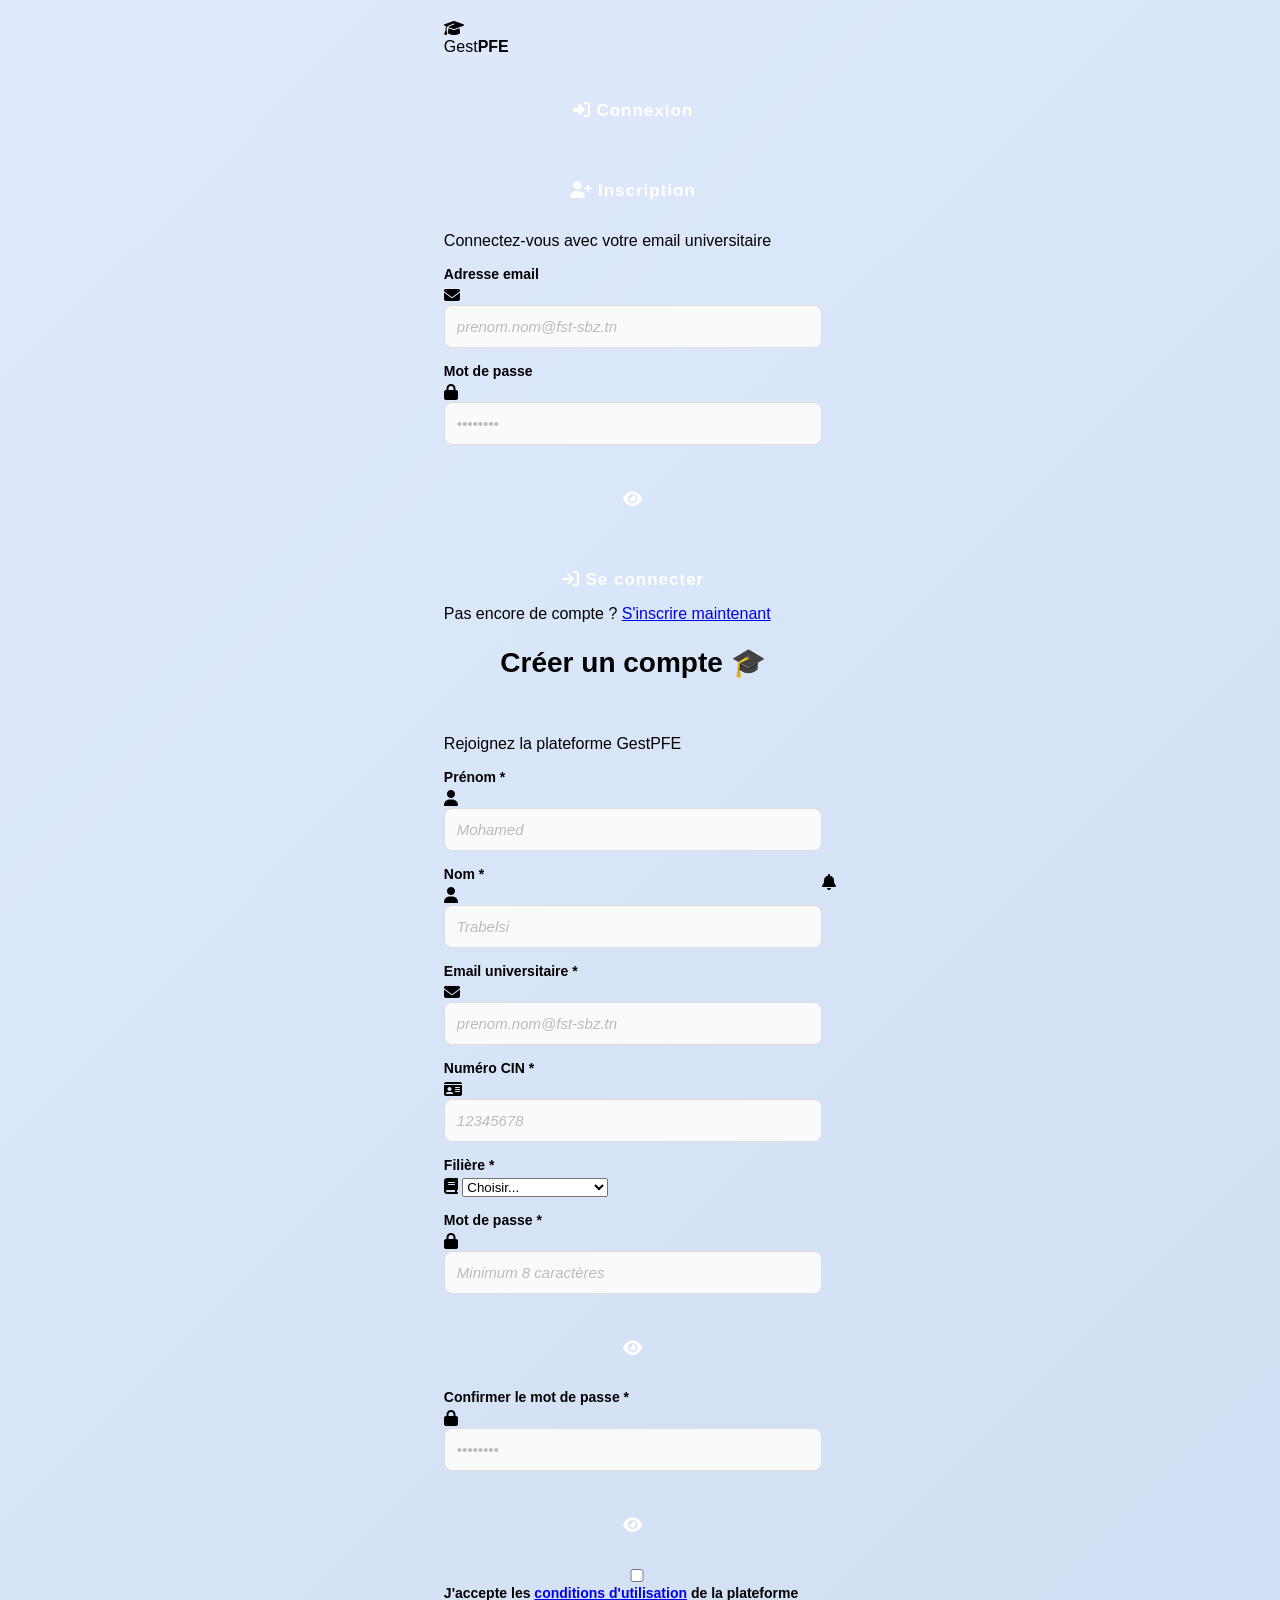
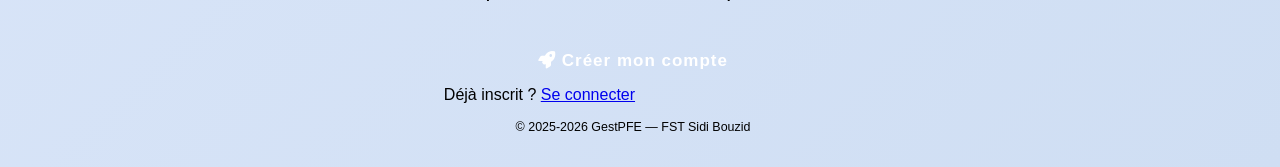
<file: front-end/login.html>
<!DOCTYPE html>
<html lang="fr">
<head>
  <meta charset="UTF-8">
  <meta name="viewport" content="width=device-width, initial-scale=1.0">
  <title>GestPFE — Connexion & Inscription</title>
  <link rel="stylesheet" href="style.css">
  <link href="https://fonts.googleapis.com/css2?family=Syne:wght@400;600;700;800&family=Outfit:wght@300;400;500;600&display=swap" rel="stylesheet">
  <link rel="stylesheet" href="https://cdnjs.cloudflare.com/ajax/libs/font-awesome/6.5.0/css/all.min.css">
</head>
<body class="auth-page">

  <!-- Background orbs -->
  <div class="orb orb-1"></div>
  <div class="orb orb-2"></div>
  <div class="orb orb-3"></div>

  <div class="auth-container">

    <!-- Logo -->
    <div class="auth-logo">
      <div class="logo-icon"><i class="fas fa-graduation-cap"></i></div>
      <span>Gest<strong>PFE</strong></span>
    </div>

    <!-- Box -->
    <div class="auth-box">

      <!-- Tabs -->
      <div class="auth-tabs">
        <button class="auth-tab active" id="tab-login" onclick="switchTab('login')">
          <i class="fas fa-sign-in-alt"></i> Connexion
        </button>
        <button class="auth-tab" id="tab-register" onclick="switchTab('register')">
          <i class="fas fa-user-plus"></i> Inscription
        </button>
      </div>

      <!-- Alerts -->
      <div class="alert alert-error" id="alert-error" style="display:none">
        <i class="fas fa-exclamation-circle"></i>
        <span id="alert-error-msg"></span>
      </div>
      <div class="alert alert-success" id="alert-success" style="display:none">
        <i class="fas fa-check-circle"></i>
        <span id="alert-success-msg"></span>
      </div>

      <!-- ── LOGIN FORM ────────────────────────────────── -->
      <div class="auth-form active" id="form-login">
       
        <p class="subtitle">Connectez-vous avec votre email universitaire</p>

        <div class="form-group">
          <label>Adresse email</label>
          <div class="input-icon">
            <i class="fas fa-envelope"></i>
            <input class="form-control" type="email" id="login-email"
                   placeholder="prenom.nom@fst-sbz.tn">
          </div>
        </div>

        <div class="form-group">
          <label>Mot de passe</label>
          <div class="input-icon" style="position:relative">
            <i class="fas fa-lock"></i>
            <input class="form-control" type="password" id="login-password"
                   placeholder="••••••••">
            <button class="pw-toggle" type="button" onclick="togglePw('login-password', this)">
              <i class="fas fa-eye"></i>
            </button>
          </div>
        </div>

        <button class="btn btn-primary btn-block" onclick="handleLogin()">
          <span id="login-btn-text"><i class="fas fa-arrow-right-to-bracket"></i> Se connecter</span>
          <span class="spinner" id="login-spinner"></span>
        </button>

        <div class="auth-footer">
          Pas encore de compte ?
          <a href="#" onclick="switchTab('register')">S'inscrire maintenant</a>
        </div>
      </div>

      <!-- ── REGISTER FORM ─────────────────────────────── -->
      <div class="auth-form" id="form-register">
        <h2>Créer un compte 🎓</h2>
        <p class="subtitle">Rejoignez la plateforme GestPFE</p>

        <div class="form-row">
          <div class="form-group">
            <label>Prénom *</label>
            <div class="input-icon">
              <i class="fas fa-user"></i>
              <input class="form-control" type="text" id="reg-prenom" placeholder="Mohamed">
            </div>
          </div>
          <div class="form-group">
            <label>Nom *</label>
            <div class="input-icon">
              <i class="fas fa-user"></i>
              <input class="form-control" type="text" id="reg-nom" placeholder="Trabelsi">
            </div>
          </div>
        </div>

        <div class="form-group">
          <label>Email universitaire *</label>
          <div class="input-icon">
            <i class="fas fa-envelope"></i>
            <input class="form-control" type="email" id="reg-email" placeholder="prenom.nom@fst-sbz.tn">
          </div>
        </div>

        <div class="form-row">
          <div class="form-group">
            <label>Numéro CIN *</label>
            <div class="input-icon">
              <i class="fas fa-id-card"></i>
              <input class="form-control" type="text" id="reg-cin" placeholder="12345678" maxlength="8">
            </div>
          </div>
          <div class="form-group">
            <label>Filière *</label>
            <div class="input-icon">
              <i class="fas fa-book"></i>
              <select class="form-control" id="reg-filiere">
                <option value="">Choisir...</option>
                <option value="sc_informatique">Licence Informatique</option>
                <option value="tic">Licence TIC</option>
                <option value="agro_alimentaire">Agro-alimentaire</option>
                
              </select>
            </div>
          </div>
        </div>

        <div class="form-group">
          <label>Mot de passe *</label>
          <div class="input-icon" style="position:relative">
            <i class="fas fa-lock"></i>
            <input class="form-control" type="password" id="reg-password"
                   placeholder="Minimum 8 caractères">
            <button class="pw-toggle" type="button" onclick="togglePw('reg-password', this)">
              <i class="fas fa-eye"></i>
            </button>
          </div>
          <div class="pw-strength">
            <div class="pw-bar"><div class="pw-bar-fill" id="pw-bar-fill"></div></div>
            <span class="pw-strength-label" id="pw-strength-label"></span>
          </div>
        </div>

        <div class="form-group">
          <label>Confirmer le mot de passe *</label>
          <div class="input-icon" style="position:relative">
            <i class="fas fa-lock"></i>
            <input class="form-control" type="password" id="reg-confirm" placeholder="••••••••">
            <button class="pw-toggle" type="button" onclick="togglePw('reg-confirm', this)">
              <i class="fas fa-eye"></i>
            </button>
          </div>
        </div>

        <div class="form-group">
          <label class="checkbox-group">
            <input type="checkbox" id="agree-terms">
            J'accepte les <a href="#">conditions d'utilisation</a> de la plateforme
          </label>
        </div>

        <button class="btn btn-primary btn-block" onclick="handleRegister()">
          <span id="reg-btn-text"><i class="fas fa-rocket"></i> Créer mon compte</span>
          <span class="spinner" id="reg-spinner"></span>
        </button>

        <div class="auth-footer">
          Déjà inscrit ?
          <a href="#" onclick="switchTab('login')">Se connecter</a>
        </div>
      </div>

    </div><!-- /.auth-box -->

    <p style="text-align:center;font-size:0.78rem;color:var(--text-muted);margin-top:16px;">
      © 2025-2026 GestPFE — FST Sidi Bouzid
    </p>

  </div><!-- /.auth-container -->

  <!-- Toast -->
  <div id="toast"><i class="fas fa-bell"></i><span id="toast-msg"></span></div>

  <script src="app.js"></script>
</body>
</html>
</file>
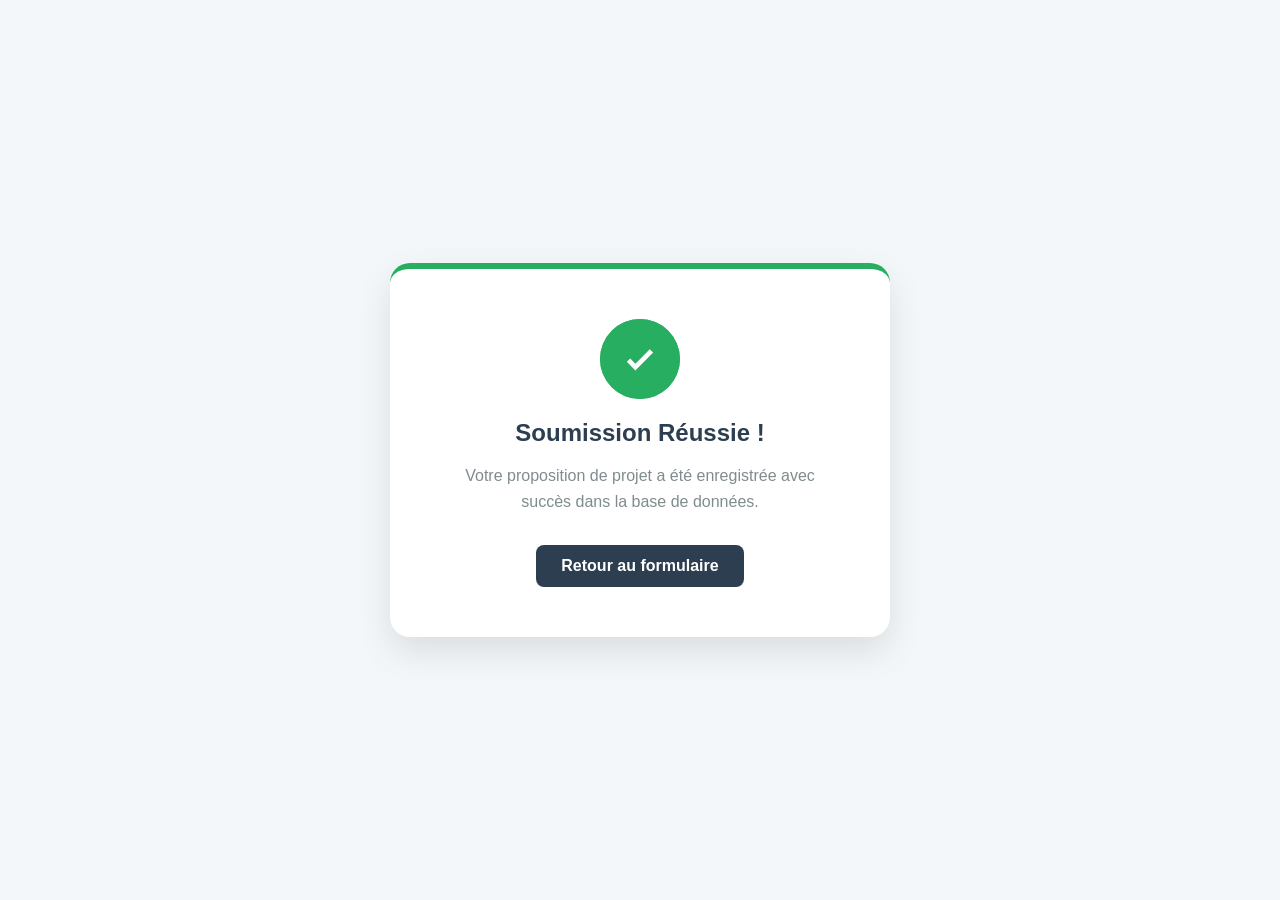
<file: front-end/success.html>
<!DOCTYPE html>
<html lang="fr">
  <head>
    <meta charset="UTF-8" />
    <meta name="viewport" content="width=device-width, initial-scale=1.0" />
    <title>Succès | Proposition Envoyée</title>
    <style>
      body {
        background: #f4f7f9;
        font-family: "Segoe UI", Tahoma, sans-serif;
        display: flex;
        justify-content: center;
        align-items: center;
        height: 100vh;
        margin: 0;
      }
      .card {
        background: white;
        padding: 50px;
        border-radius: 20px;
        box-shadow: 0 15px 35px rgba(0, 0, 0, 0.1);
        text-align: center;
        max-width: 400px;
        border-top: 6px solid #27ae60;
      }
      .checkmark {
        width: 80px;
        height: 80px;
        border-radius: 50%;
        display: block;
        stroke-width: 2;
        stroke: #fff;
        stroke-miterlimit: 10;
        margin: 0 auto 20px;
        box-shadow: inset 0px 0px 0px #27ae60;
        animation: fill 0.4s ease-in-out 0.4s forwards,
          scale 0.3s ease-in-out 0.9s both;
        background: #27ae60;
      }
      h2 {
        color: #2c3e50;
        margin-bottom: 10px;
      }
      p {
        color: #7f8c8d;
        line-height: 1.6;
        margin-bottom: 30px;
      }
      .btn {
        display: inline-block;
        padding: 12px 25px;
        background: #2c3e50;
        color: white;
        text-decoration: none;
        border-radius: 8px;
        font-weight: bold;
        transition: 0.3s;
      }
      .btn:hover {
        background: #34495e;
        transform: translateY(-2px);
      }

      @keyframes fill {
        100% {
          box-shadow: inset 0px 0px 0px 30px #27ae60;
        }
      }
      @keyframes scale {
        0%,
        100% {
          transform: none;
        }
        50% {
          transform: scale3d(1.1, 1.1, 1);
        }
      }
    </style>
  </head>
  <body>
    <div class="card">
      <div class="checkmark">
        <svg
          xmlns="http://www.w3.org/2000/svg"
          viewBox="0 0 52 52"
          style="padding: 15px"
        >
          <path
            fill="none"
            d="M14.1 27.2l7.1 7.2 16.7-16.8"
            stroke="#fff"
            stroke-width="5"
          />
        </svg>
      </div>
      <h2>Soumission Réussie !</h2>
      <p>
        Votre proposition de projet a été enregistrée avec succès dans la base
        de données.
      </p>
      <a href="index.html" class="btn">Retour au formulaire</a>
    </div>
  </body>
</html>
</file>
<file: front-end/style.css>
<style>
    :root {
        --primary-color: #2c3e50;
        --secondary-color: #34495e;
        --accent-color: #3498db;
        --bg-color: #f8f9fa;
        --text-color: #333;
    }

    body { 
        font-family: 'Segoe UI', Roboto, Helvetica, Arial, sans-serif; 
        background: linear-gradient(135deg, #e0eafc, #cfdef3);
        display: flex; 
        justify-content: center; 
        align-items: center;
        min-height: 100vh;
        margin: 0;
        padding: 20px; 
    }

    .container { 
        background: white; 
        padding: 40px; 
        border-radius: 15px; 
        box-shadow: 0 10px 25px rgba(0,0,0,0.1); 
        width: 100%; 
        max-width: 650px; 
        transition: transform 0.3s ease;
    }

    .container:hover {
        transform: translateY(-5px);
    }

    h2 { 
        color: var(--primary-color); 
        text-align: center; 
        margin-bottom: 30px;
        font-size: 28px;
        border-bottom: 2px solid var(--accent-color);
        padding-bottom: 10px;
        display: inline-block;
        width: 100%;
    }

    label { 
        display: block; 
        margin: 15px 0 5px; 
        color: var(--secondary-color); 
        font-weight: 600; 
        font-size: 14px;
    }

    input, textarea { 
        width: 100%; 
        padding: 12px; 
        border: 1px solid #ddd; 
        border-radius: 8px; 
        box-sizing: border-box; 
        font-size: 15px;
        transition: all 0.3s ease;
        background-color: #fafafa;
    }

    input:focus, textarea:focus {
        outline: none;
        border-color: var(--accent-color);
        background-color: #fff;
        box-shadow: 0 0 8px rgba(52, 152, 219, 0.2);
    }

    button { 
        width: 100%; 
        padding: 15px; 
        background: var(--primary-color); 
        color: white; 
        border: none; 
        border-radius: 8px; 
        margin-top: 30px; 
        cursor: pointer; 
        font-size: 17px; 
        font-weight: bold;
        letter-spacing: 1px;
        transition: all 0.3s ease;
    }

    button:hover { 
        background: var(--accent-color); 
        box-shadow: 0 5px 15px rgba(0,0,0,0.2);
    }

    /* تحسين شكل الـ Placeholder */
    ::placeholder {
        color: #bbb;
        font-style: italic;
    }
</style>
</file>
